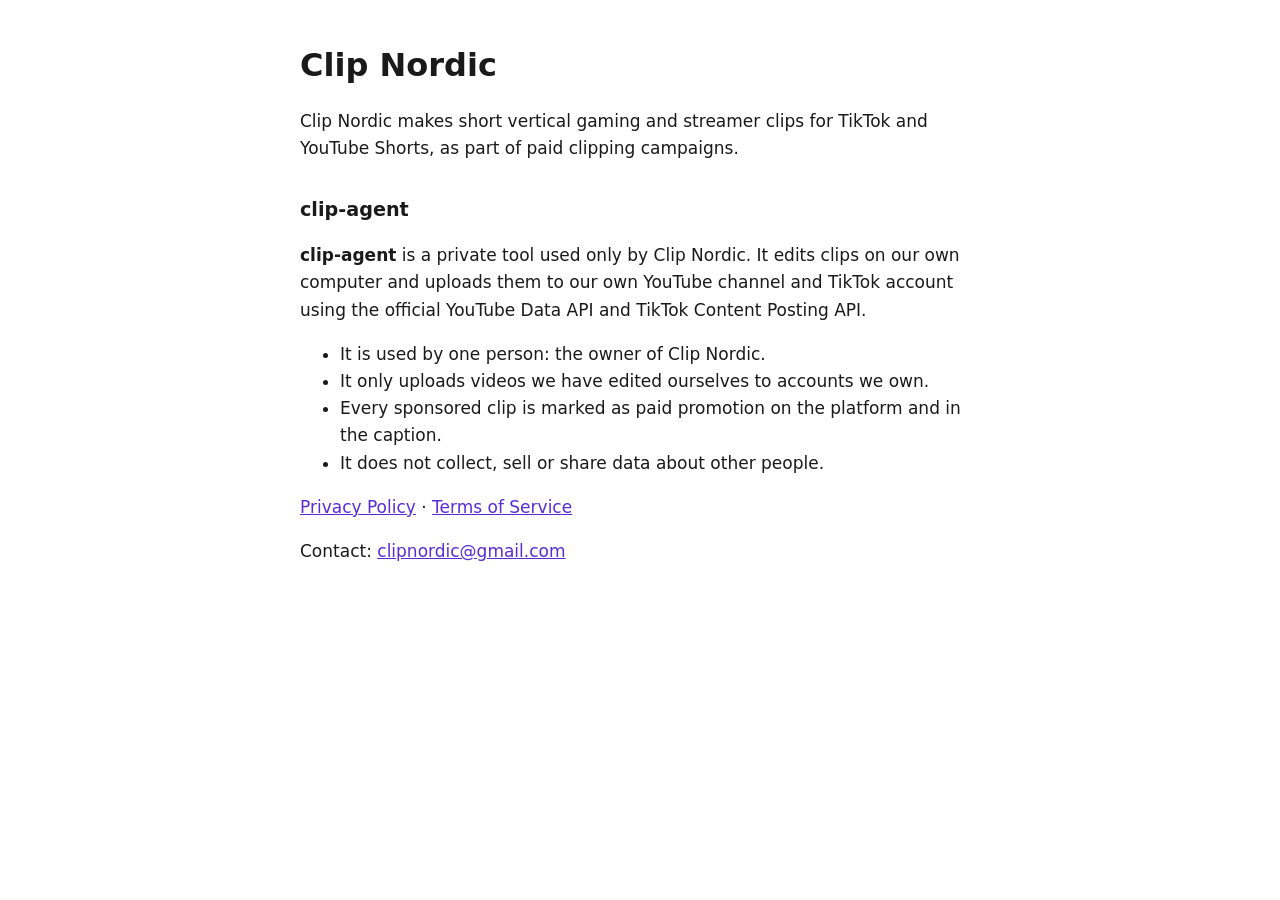
<file: index.html>
<!doctype html>
<html lang="en">
<head>
<meta charset="utf-8">
<meta name="viewport" content="width=device-width, initial-scale=1">
<title>Clip Nordic</title>
<!-- GOOGLE-VERIFIERING: klistra in meta-taggen från Google Search Console här -->
<link rel="stylesheet" href="style.css">
</head>
<body>
<main>
  <h1>Clip Nordic</h1>
  <p>Clip Nordic makes short vertical gaming and streamer clips for TikTok and YouTube Shorts, as part of paid clipping campaigns.</p>

  <h2>clip-agent</h2>
  <p><strong>clip-agent</strong> is a private tool used only by Clip Nordic. It edits clips on our own computer and uploads them to our own YouTube channel and TikTok account using the official YouTube Data API and TikTok Content Posting API.</p>
  <ul>
    <li>It is used by one person: the owner of Clip Nordic.</li>
    <li>It only uploads videos we have edited ourselves to accounts we own.</li>
    <li>Every sponsored clip is marked as paid promotion on the platform and in the caption.</li>
    <li>It does not collect, sell or share data about other people.</li>
  </ul>

  <p><a href="privacy.html">Privacy Policy</a> · <a href="terms.html">Terms of Service</a></p>
  <p>Contact: <a href="mailto:clipnordic@gmail.com">clipnordic@gmail.com</a></p>
</main>
</body>
</html>
</file>
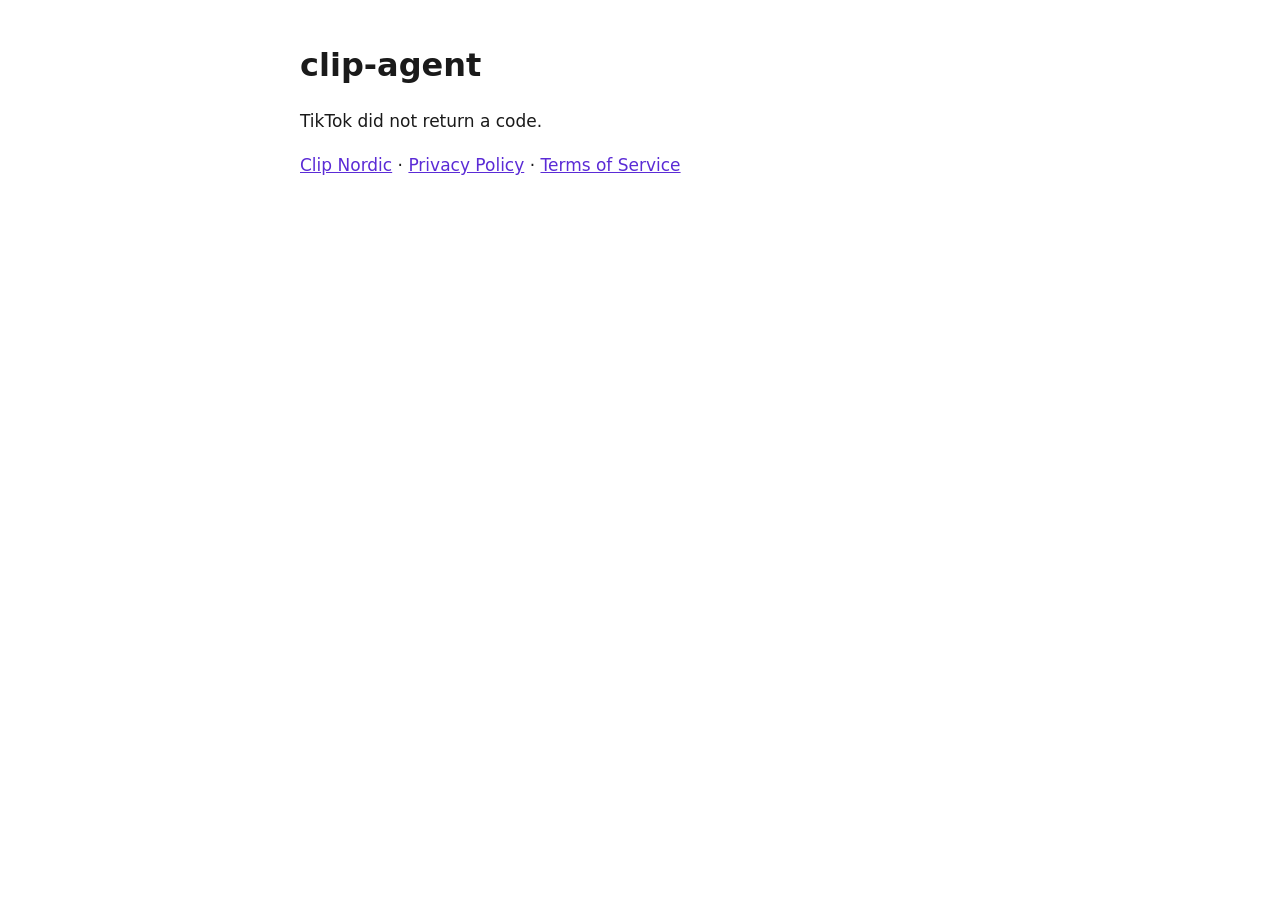
<file: callback.html>
<!doctype html>
<html lang="en">
<head>
<meta charset="utf-8">
<meta name="viewport" content="width=device-width, initial-scale=1">
<meta name="robots" content="noindex">
<title>Login complete – Clip Nordic</title>
<link rel="stylesheet" href="style.css">
<style>
  #kod { width: 100%; box-sizing: border-box; font: 15px/1.4 ui-monospace, Consolas, monospace; padding: 12px; border: 2px solid var(--link); border-radius: 8px; background: transparent; color: var(--fg); }
  button { margin-top: 12px; font: inherit; padding: 10px 18px; border: 0; border-radius: 8px; background: var(--link); color: #fff; cursor: pointer; }
</style>
</head>
<body>
<main>
  <h1>clip-agent</h1>
  <div id="ok" hidden>
    <p>Login with TikTok worked. Copy the code below and paste it into clip-agent on your computer.</p>
    <textarea id="kod" rows="3" readonly></textarea>
    <button id="kopiera" type="button">Copy code</button>
    <p id="kopierad" hidden>Copied.</p>
  </div>
  <div id="fel" hidden>
    <p>TikTok did not return a code.</p>
    <p id="feltext"></p>
  </div>
  <p><a href="index.html">Clip Nordic</a> · <a href="privacy.html">Privacy Policy</a> · <a href="terms.html">Terms of Service</a></p>
</main>
<script>
  // Visar koden från TikTok (?code=...&state=...). Koden skickas ingenstans, den visas bara här.
  const p = new URLSearchParams(location.search);
  const code = p.get("code");
  if (code) {
    document.getElementById("ok").hidden = false;
    const falt = document.getElementById("kod");
    falt.value = JSON.stringify({ code: code, state: p.get("state") || "" });
    document.getElementById("kopiera").onclick = async () => {
      falt.select();
      try { await navigator.clipboard.writeText(falt.value); } catch (e) { document.execCommand("copy"); }
      document.getElementById("kopierad").hidden = false;
    };
  } else {
    document.getElementById("fel").hidden = false;
    document.getElementById("feltext").textContent = (p.get("error") || "") + " " + (p.get("error_description") || "");
  }
</script>
</body>
</html>
</file>
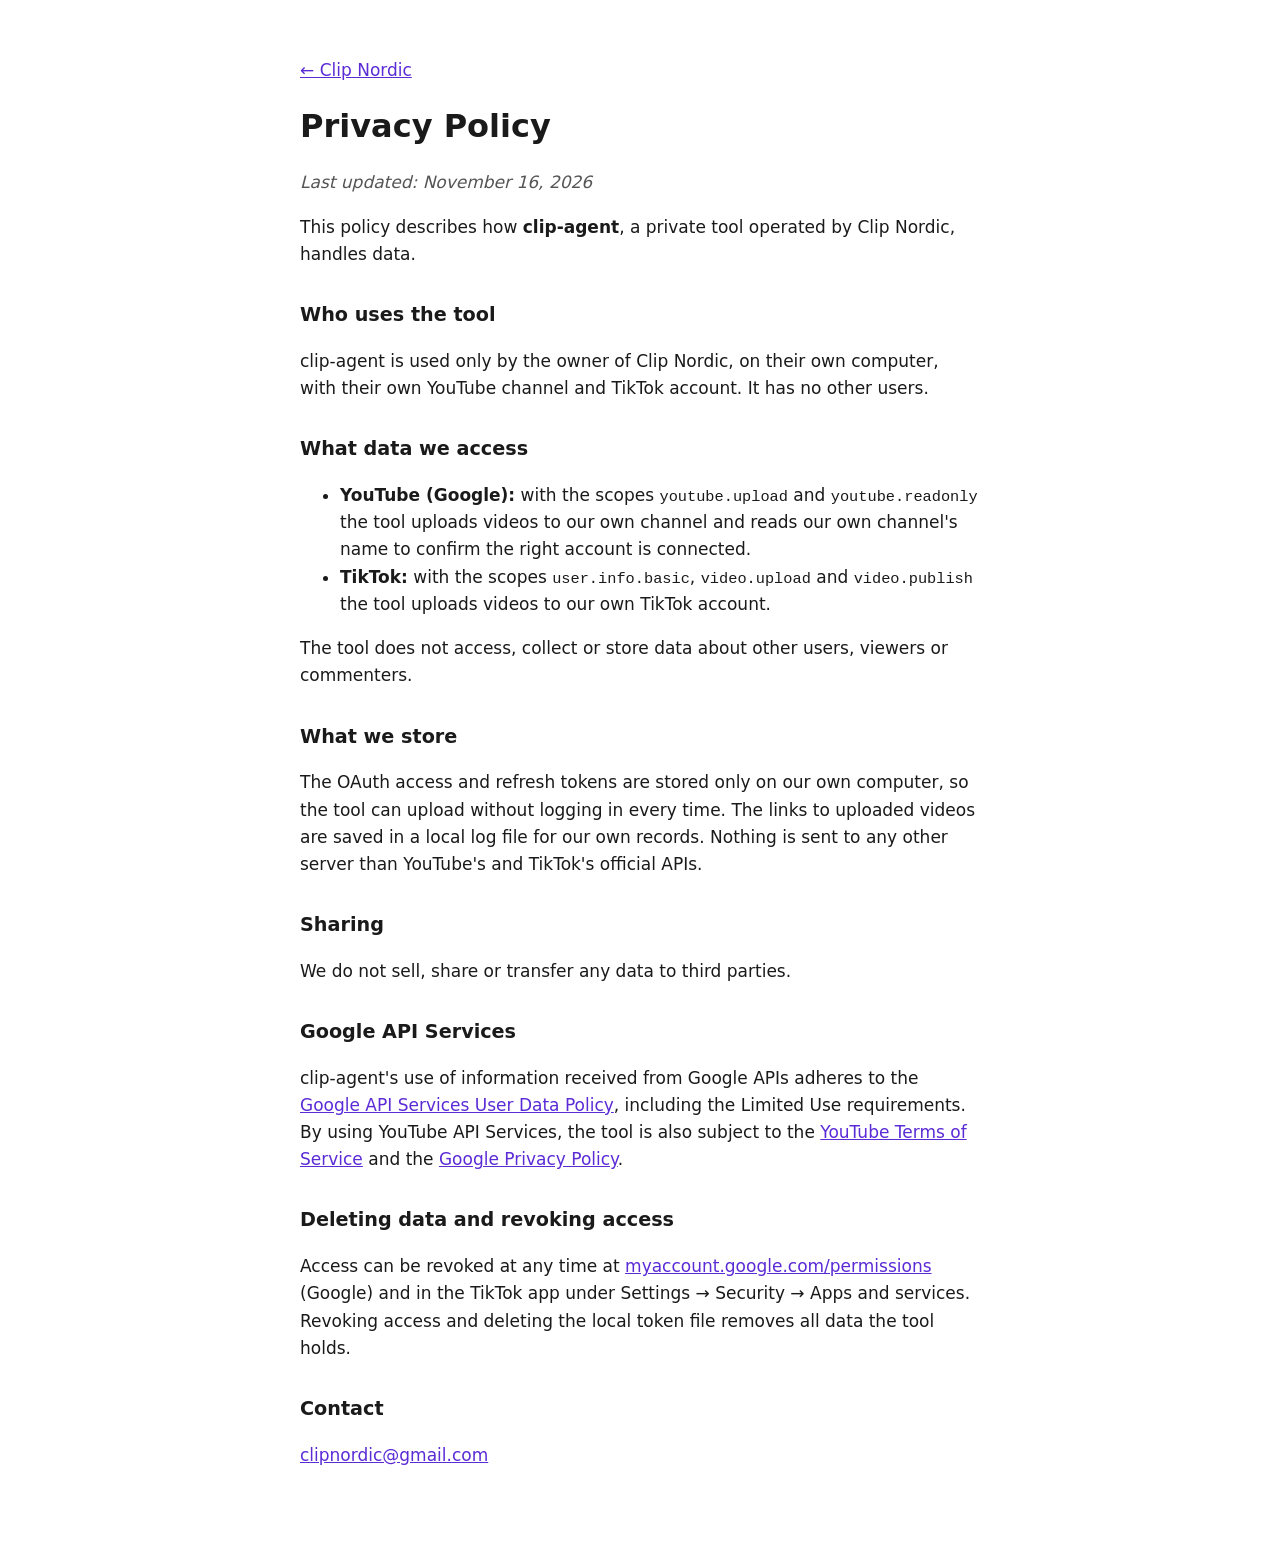
<file: privacy.html>
<!doctype html>
<html lang="en">
<head>
<meta charset="utf-8">
<meta name="viewport" content="width=device-width, initial-scale=1">
<title>Privacy Policy – Clip Nordic</title>
<link rel="stylesheet" href="style.css">
</head>
<body>
<main>
  <p><a href="index.html">← Clip Nordic</a></p>
  <h1>Privacy Policy</h1>
  <p><em>Last updated: November 16, 2026</em></p>

  <p>This policy describes how <strong>clip-agent</strong>, a private tool operated by Clip Nordic, handles data.</p>

  <h2>Who uses the tool</h2>
  <p>clip-agent is used only by the owner of Clip Nordic, on their own computer, with their own YouTube channel and TikTok account. It has no other users.</p>

  <h2>What data we access</h2>
  <ul>
    <li><strong>YouTube (Google):</strong> with the scopes <code>youtube.upload</code> and <code>youtube.readonly</code> the tool uploads videos to our own channel and reads our own channel's name to confirm the right account is connected.</li>
    <li><strong>TikTok:</strong> with the scopes <code>user.info.basic</code>, <code>video.upload</code> and <code>video.publish</code> the tool uploads videos to our own TikTok account.</li>
  </ul>
  <p>The tool does not access, collect or store data about other users, viewers or commenters.</p>

  <h2>What we store</h2>
  <p>The OAuth access and refresh tokens are stored only on our own computer, so the tool can upload without logging in every time. The links to uploaded videos are saved in a local log file for our own records. Nothing is sent to any other server than YouTube's and TikTok's official APIs.</p>

  <h2>Sharing</h2>
  <p>We do not sell, share or transfer any data to third parties.</p>

  <h2>Google API Services</h2>
  <p>clip-agent's use of information received from Google APIs adheres to the <a href="https://developers.google.com/terms/api-services-user-data-policy">Google API Services User Data Policy</a>, including the Limited Use requirements. By using YouTube API Services, the tool is also subject to the <a href="https://www.youtube.com/t/terms">YouTube Terms of Service</a> and the <a href="https://policies.google.com/privacy">Google Privacy Policy</a>.</p>

  <h2>Deleting data and revoking access</h2>
  <p>Access can be revoked at any time at <a href="https://myaccount.google.com/permissions">myaccount.google.com/permissions</a> (Google) and in the TikTok app under Settings → Security → Apps and services. Revoking access and deleting the local token file removes all data the tool holds.</p>

  <h2>Contact</h2>
  <p><a href="mailto:clipnordic@gmail.com">clipnordic@gmail.com</a></p>
</main>
</body>
</html>
</file>
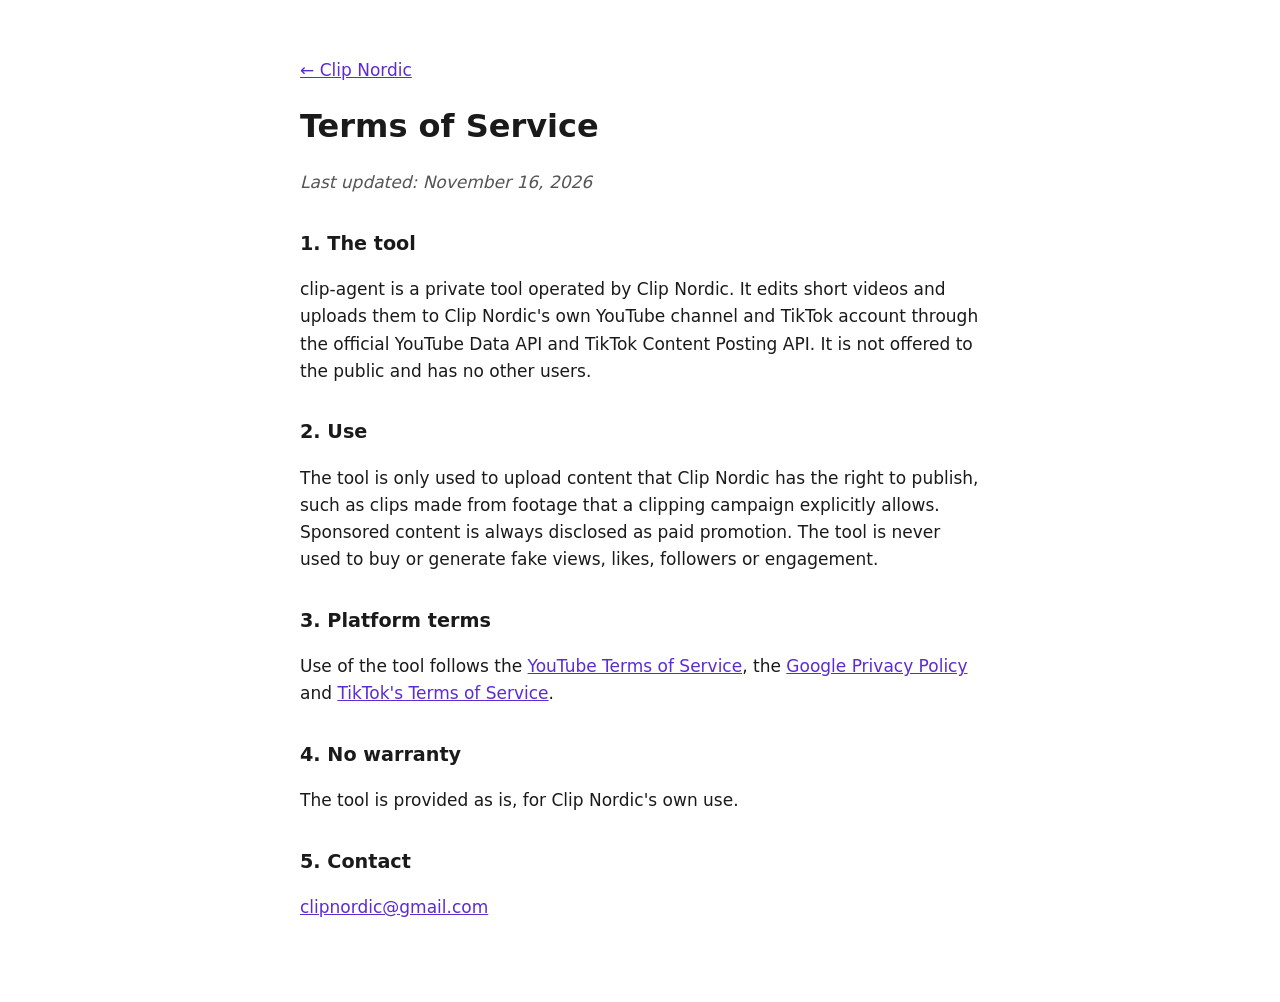
<file: terms.html>
<!doctype html>
<html lang="en">
<head>
<meta charset="utf-8">
<meta name="viewport" content="width=device-width, initial-scale=1">
<title>Terms of Service – Clip Nordic</title>
<link rel="stylesheet" href="style.css">
</head>
<body>
<main>
  <p><a href="index.html">← Clip Nordic</a></p>
  <h1>Terms of Service</h1>
  <p><em>Last updated: November 16, 2026</em></p>

  <h2>1. The tool</h2>
  <p>clip-agent is a private tool operated by Clip Nordic. It edits short videos and uploads them to Clip Nordic's own YouTube channel and TikTok account through the official YouTube Data API and TikTok Content Posting API. It is not offered to the public and has no other users.</p>

  <h2>2. Use</h2>
  <p>The tool is only used to upload content that Clip Nordic has the right to publish, such as clips made from footage that a clipping campaign explicitly allows. Sponsored content is always disclosed as paid promotion. The tool is never used to buy or generate fake views, likes, followers or engagement.</p>

  <h2>3. Platform terms</h2>
  <p>Use of the tool follows the <a href="https://www.youtube.com/t/terms">YouTube Terms of Service</a>, the <a href="https://policies.google.com/privacy">Google Privacy Policy</a> and <a href="https://www.tiktok.com/legal/terms-of-service">TikTok's Terms of Service</a>.</p>

  <h2>4. No warranty</h2>
  <p>The tool is provided as is, for Clip Nordic's own use.</p>

  <h2>5. Contact</h2>
  <p><a href="mailto:clipnordic@gmail.com">clipnordic@gmail.com</a></p>
</main>
</body>
</html>
</file>
<file: style.css>
:root { --bg: #ffffff; --fg: #1a1a1a; --muted: #555; --link: #5b2bd6; }
@media (prefers-color-scheme: dark) { :root { --bg: #121212; --fg: #eeeeee; --muted: #aaa; --link: #a98bff; } }
body { margin: 0; background: var(--bg); color: var(--fg); font: 17px/1.6 system-ui, -apple-system, "Segoe UI", sans-serif; }
main { max-width: 680px; margin: 0 auto; padding: 40px 16px 64px; }
h1 { font-size: 2rem; margin: 0 0 .5rem; }
h2 { font-size: 1.2rem; margin-top: 2rem; }
a { color: var(--link); }
em { color: var(--muted); }
code { font-size: .9em; }
</file>
